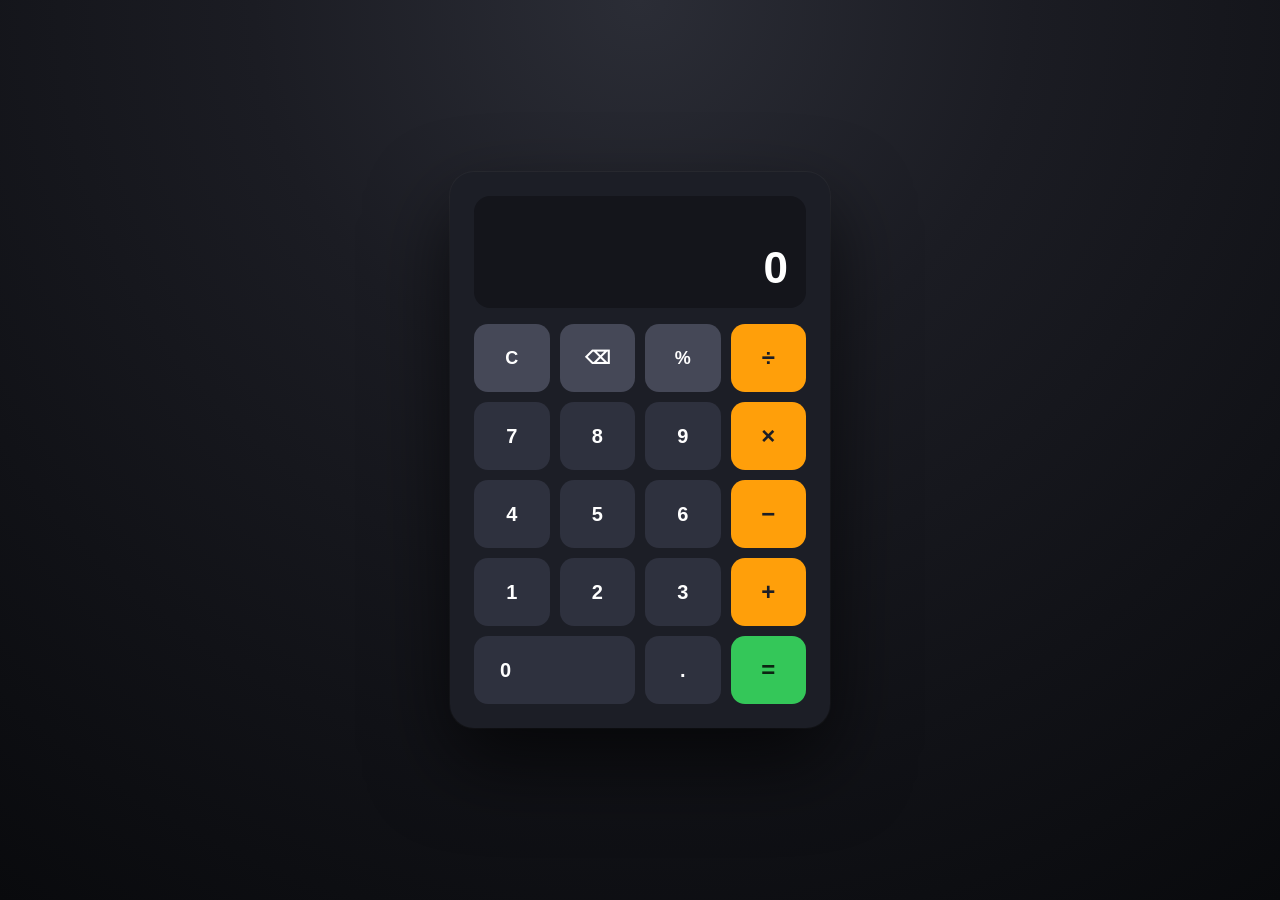
<file: Calculator/index.html>
<!DOCTYPE html>
<html lang="en">
<head>
<meta charset="UTF-8" />
<meta name="viewport" content="width=device-width, initial-scale=1.0, maximum-scale=1.0, user-scalable=no" />
<title>Calculator</title>
<link rel="stylesheet" href="styles.css" />
</head>
<body>
    
    
    <main class="calculator">
      


    <section class="display" aria-live="polite">
      <div class="expression" id="expression">&nbsp;</div>
      <div class="result" id="result">0</div>
    </section>


    <section class="keys" role="group" aria-label="Calculator keys">

      <button type="button" class="key key--util" data-action="clear">C</button>
      <button type="button" class="key key--util" data-action="backspace" aria-label="Backspace">⌫</button>
      <button type="button" class="key key--util" data-action="percent">%</button>
      <button type="button" class="key key--op" data-action="operator" data-op="/">÷</button>

      <button type="button" class="key key--num" data-action="number" data-num="7">7</button>
      <button type="button" class="key key--num" data-action="number" data-num="8">8</button>
      <button type="button" class="key key--num" data-action="number" data-num="9">9</button>
      <button type="button" class="key key--op" data-action="operator" data-op="*">×</button>

      <button type="button" class="key key--num" data-action="number" data-num="4">4</button>
      <button type="button" class="key key--num" data-action="number" data-num="5">5</button>
      <button type="button" class="key key--num" data-action="number" data-num="6">6</button>
      <button type="button" class="key key--op" data-action="operator" data-op="-">−</button>

      <button type="button" class="key key--num" data-action="number" data-num="1">1</button>
      <button type="button" class="key key--num" data-action="number" data-num="2">2</button>
      <button type="button" class="key key--num" data-action="number" data-num="3">3</button>
      <button type="button" class="key key--op" data-action="operator" data-op="+">+</button>

      <button type="button" class="key key--num key--wide" data-action="number" data-num="0">0</button>
      <button type="button" class="key key--num" data-action="decimal">.</button>
      <button type="button" class="key key--equals" data-action="equals">=</button>

    </section>

  </main>

<script src="script.js"></script>
</body>
</html>
</file>
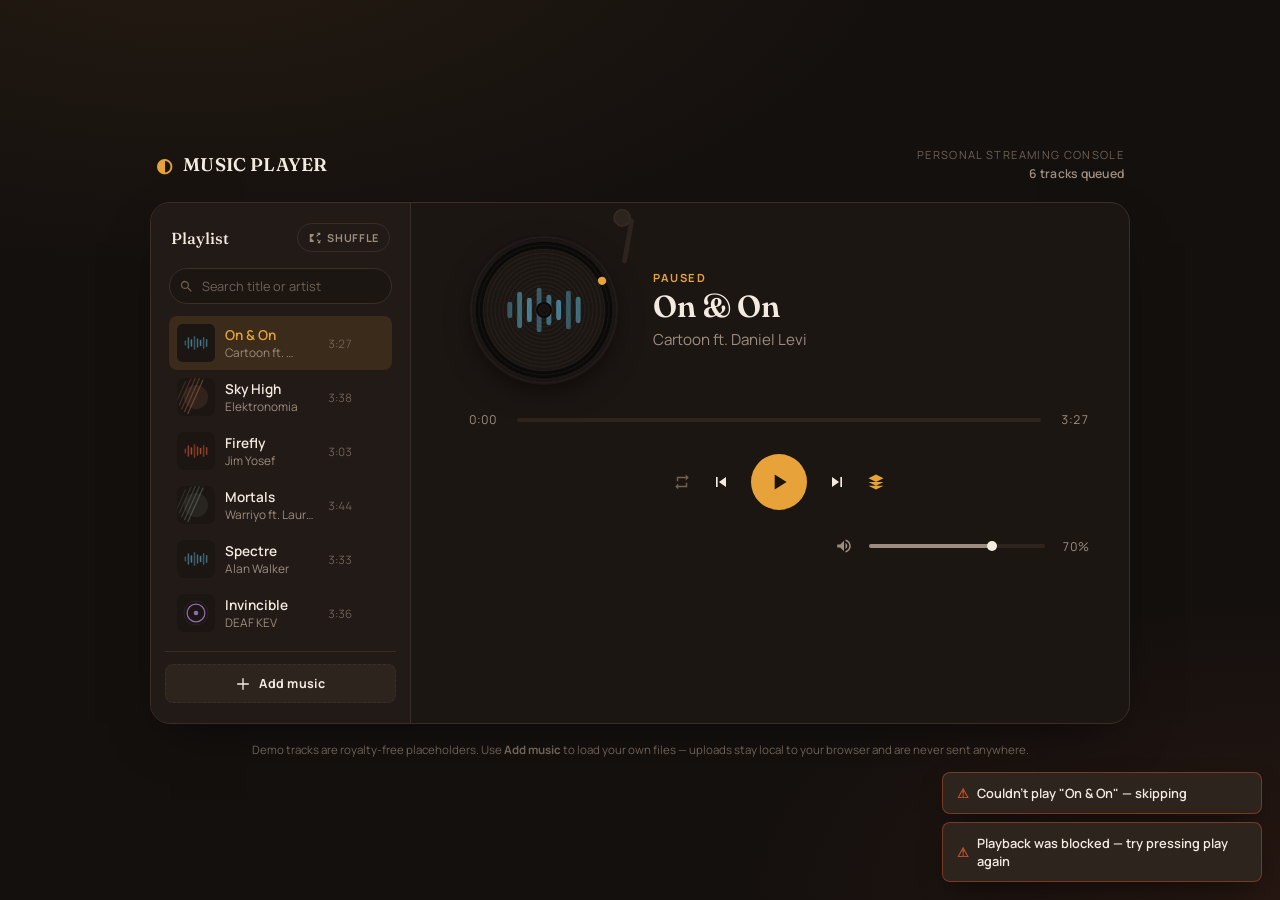
<file: CodeAlpha_Music player/index.html>
<!DOCTYPE html>
<html lang="en">
<head>
<meta charset="UTF-8">
<meta name="viewport" content="width=device-width, initial-scale=1.0">
<title>Late Groove — Player</title>
<link rel="preconnect" href="https://fonts.googleapis.com">
<link rel="preconnect" href="https://fonts.gstatic.com" crossorigin>
<link href="https://fonts.googleapis.com/css2?family=Fraunces:opsz,wght@9..144,400;9..144,500;9..144,600&family=Manrope:wght@400;500;600;700;800&display=swap" rel="stylesheet">
<link rel="stylesheet" href="style.css">
</head>
<body>

<div class="app">

  <!-- ===== Header ===== -->
  <header class="app-header">
    <div class="brand">
      <span class="brand-mark">◐</span>
      <span class="brand-name">MUSIC PLAYER</span>
    </div>
    <div class="header-meta">
      <span class="header-tagline">Personal streaming console</span>
      <span id="queueCount">0 tracks queued</span>
    </div>
  </header>

  <div class="layout">

    <!-- ===== Playlist Panel ===== -->
    <aside class="playlist-panel" id="playlistPanel">
      <div class="panel-heading">
        <h2>Playlist</h2>
        <button id="shuffleToggle" class="pill-btn" title="Shuffle playlist" aria-pressed="false">
          <svg viewBox="0 0 24 24" width="14" height="14"><path fill="currentColor" d="M17 3h4v4h-2V6.4l-3.6 3.6-1.4-1.4L17.6 5H16V3h1zm4 14v4h-4v-2h1.6l-3.4-3.4 1.4-1.4L20 17.6V16h2v1zM3 5h6l1.6 1.6-6 6L3 11V5zm0 14v-6l1.6-1.6 6 6L9 19H3z"/></svg>
          Shuffle
        </button>
      </div>

      <div class="search-row">
        <svg viewBox="0 0 24 24" width="15" height="15" class="search-icon"><path fill="currentColor" d="M15.5 14h-.79l-.28-.27a6.5 6.5 0 1 0-.7.7l.27.28v.79l5 4.99L20.49 19zm-6 0A4.5 4.5 0 1 1 14 9.5 4.5 4.5 0 0 1 9.5 14"/></svg>
        <input type="text" id="searchInput" placeholder="Search title or artist" autocomplete="off">
      </div>

      <ul id="playlist" class="playlist"></ul>

      <div class="panel-footer">
        <button id="addMusicBtn" class="add-music-btn">
          <svg viewBox="0 0 24 24" width="16" height="16"><path stroke="currentColor" stroke-width="2" stroke-linecap="round" d="M12 4v16m-8-8h16"/></svg>
          Add music
        </button>
        <input type="file" id="fileInput" accept="audio/*" multiple hidden>
      </div>

      <div class="drop-overlay" id="dropOverlay">
        <div class="drop-overlay-inner">
          <svg viewBox="0 0 24 24" width="26" height="26" fill="none" stroke="currentColor" stroke-width="1.6" stroke-linecap="round" stroke-linejoin="round"><path d="M12 16V4m0 0 4 4m-4-4L8 8M4 16v3a2 2 0 0 0 2 2h12a2 2 0 0 0 2-2v-3"/></svg>
          <span>Drop audio files to add them</span>
        </div>
      </div>
    </aside>

    <!-- ===== Now Playing / Player ===== -->
    <main class="player-panel">

      <div class="stage">
        <div class="record-wrap">
          <div id="tonearm" class="tonearm" aria-hidden="true">
            <svg viewBox="0 0 120 140" width="70" height="90">
              <circle cx="100" cy="20" r="14" fill="var(--surface-3)" stroke="var(--line)" stroke-width="2"/>
              <rect x="94" y="22" width="8" height="78" rx="4" fill="var(--surface-3)" transform="rotate(28 98 60)"/>
              <circle cx="34" cy="112" r="7" fill="var(--accent)"/>
            </svg>
          </div>
          <div id="disc" class="disc">
            <img id="albumArt" class="disc-art" src="" alt="Album art">
            <div class="disc-hole"></div>
            <div class="disc-sheen"></div>
          </div>
          <div class="disc-loader" id="discLoader" aria-hidden="true"></div>
        </div>

        <div class="track-info">
          <p class="eyebrow" id="trackEyebrow">Now Playing</p>
          <h1 id="trackTitle" class="track-title">—</h1>
          <p id="trackArtist" class="track-artist">—</p>
        </div>
      </div>

      <!-- Progress -->
      <div class="progress-row">
        <span id="currentTime" class="time">0:00</span>
        <div class="progress-track" id="progressTrack" role="slider" aria-label="Seek" tabindex="0"
             aria-valuemin="0" aria-valuemax="100" aria-valuenow="0">
          <div class="progress-buffer" id="progressBuffer"></div>
          <div class="progress-fill" id="progressFill"></div>
          <div class="progress-handle" id="progressHandle"></div>
        </div>
        <span id="duration" class="time">0:00</span>
      </div>

      <!-- Transport controls -->
      <div class="controls-row">
        <button id="repeatBtn" class="ctrl-btn ghost" title="Repeat" aria-pressed="false">
          <svg viewBox="0 0 24 24" width="18" height="18"><path fill="currentColor" d="M7 7h10v3l4-4-4-4v3H5v6h2V7zm10 10H7v-3l-4 4 4 4v-3h12v-6h-2v4z"/></svg>
        </button>

        <button id="prevBtn" class="ctrl-btn" title="Previous">
          <svg viewBox="0 0 24 24" width="20" height="20"><path fill="currentColor" d="M6 6h2v12H6zm3.5 6 8.5 6V6z"/></svg>
        </button>

        <button id="playBtn" class="ctrl-btn play-btn" title="Play">
          <svg id="playIcon" viewBox="0 0 24 24" width="26" height="26"><path fill="currentColor" d="M8 5v14l11-7z"/></svg>
          <svg id="pauseIcon" viewBox="0 0 24 24" width="26" height="26" style="display:none"><path fill="currentColor" d="M6 5h4v14H6zm8 0h4v14h-4z"/></svg>
        </button>

        <button id="nextBtn" class="ctrl-btn" title="Next">
          <svg viewBox="0 0 24 24" width="20" height="20"><path fill="currentColor" d="M16 6h2v12h-2zM6 6l8.5 6L6 18z"/></svg>
        </button>

        <button id="autoplayToggle" class="ctrl-btn ghost" title="Autoplay next track" aria-pressed="true">
          <svg viewBox="0 0 24 24" width="18" height="18"><path fill="currentColor" d="M12 2 2 7l10 5 10-5-10-5zM2 17l10 5 10-5M2 12l10 5 10-5"/></svg>
        </button>
      </div>

      <!-- Volume -->
      <div class="volume-row">
        <button id="muteBtn" class="icon-btn" title="Mute">
          <svg id="volIcon" viewBox="0 0 24 24" width="18" height="18"><path fill="currentColor" d="M3 10v4h4l5 5V5L7 10H3zm13.5 2A4.5 4.5 0 0 0 14 7.97v8.05A4.5 4.5 0 0 0 16.5 12zM14 3.23v2.06c2.89.86 5 3.54 5 6.71s-2.11 5.85-5 6.71v2.06c4.01-.91 7-4.49 7-8.77s-2.99-7.86-7-8.77z"/></svg>
        </button>
        <div class="volume-track" id="volumeTrack" role="slider" aria-label="Volume" tabindex="0"
             aria-valuemin="0" aria-valuemax="100" aria-valuenow="70">
          <div class="volume-fill" id="volumeFill"></div>
          <div class="volume-handle" id="volumeHandle"></div>
        </div>
        <span id="volumeLabel" class="time volume-label">70%</span>
      </div>

    </main>
  </div>

  <p class="footnote">Demo tracks are royalty-free placeholders. Use <strong>Add music</strong> to load your own files — uploads stay local to your browser and are never sent anywhere.</p>
</div>

<div id="toastContainer" class="toast-container" aria-live="polite" aria-atomic="true"></div>

<audio id="audio" preload="metadata"></audio>
<script src="script.js"></script>
</body>
</html>
</file>
<file: Calculator/styles.css>
/* ============================================
   RESET & BASE
   ============================================ */
* {
  box-sizing: border-box;
}

html,
body {
  height: 100%;
  margin: 0;
}

body {
  min-height: 100dvh;
  display: flex;
  align-items: center;
  justify-content: center;
  padding: 20px;

  /* Premium Matte Black Background */
  background: radial-gradient(
    circle at top,
    #2b2d36 0%,
    #1b1c23 35%,
    #111217 70%,
    #090a0d 100%
  );

  font-family: -apple-system, BlinkMacSystemFont, "Segoe UI", Roboto,
    Helvetica, Arial, sans-serif;

  -webkit-tap-highlight-color: transparent;
}

/* ============================================
   CALCULATOR CARD
   ============================================ */
.calculator {
  width: 100%;
  max-width: 340px;
  background: #1c1e26;
  border-radius: 24px;
  padding: 20px;

  box-shadow:
    0 35px 80px rgba(0, 0, 0, .65),
    0 0 0 1px rgba(255,255,255,.04);
}

/* ============================================
   DISPLAY
   ============================================ */
.display {
  background: #14151b;
  border-radius: 16px;
  padding: 22px 18px 16px;
  margin-bottom: 16px;
  text-align: right;
  overflow: hidden;
}

.expression {
  min-height: 20px;
  font-size: 15px;
  color: #7d8091;
  font-variant-numeric: tabular-nums;
  overflow-x: auto;
  white-space: nowrap;
  scrollbar-width: none;
}

.expression::-webkit-scrollbar {
  display: none;
}

.result {
  margin-top: 6px;
  font-size: clamp(32px, 9vw, 44px);
  font-weight: 600;
  color: #ffffff;
  font-variant-numeric: tabular-nums;
  line-height: 1.1;
  overflow-x: auto;
  white-space: nowrap;
  scrollbar-width: none;
}

.result::-webkit-scrollbar {
  display: none;
}

/* ============================================
   KEYPAD
   ============================================ */
.keys {
  display: grid;
  grid-template-columns: repeat(4, 1fr);
  gap: 10px;
}

.key {
  appearance: none;
  border: none;
  border-radius: 14px;
  height: 62px;
  width: 100%;
  font-size: 20px;
  font-weight: 600;
  font-family: inherit;
  cursor: pointer;
  color: #ffffff;
  background: #2e313e;
  transition: filter .1s ease, transform .06s ease;
  touch-action: manipulation;
}

.key:active {
  transform: scale(.96);
  filter: brightness(1.15);
}

.key:focus-visible {
  outline: 2px solid #6fb3ff;
  outline-offset: 2px;
}

.key--num {
  background: #2e313e;
}

.key--util {
  background: #454857;
  color: #ffffff;
  font-size: 18px;
}

.key--op {
  background: #ff9f0a;
  color: #1c1e26;
  font-size: 24px;
}

.key--op.is-active {
  background: #ffffff;
}

.key--equals {
  background: #34c759;
  color: #0c2412;
  font-size: 24px;
}

.key--wide {
  grid-column: span 2;
  width: 100%;
  text-align: left;
  padding-left: 26px;
}

/* ============================================
   RESPONSIVE
   ============================================ */
@media (max-width: 380px) {

  .calculator {
    padding: 16px;
    border-radius: 20px;
  }

  .key {
    height: 56px;
    font-size: 18px;
  }

  .key--op,
  .key--equals {
    font-size: 22px;
  }

}

@media (max-width: 320px) {

  .keys {
    gap: 8px;
  }

  .key {
    height: 50px;
    font-size: 16px;
  }

}

@media (min-width: 480px) {

  .calculator {
    max-width: 380px;
    padding: 24px;
  }

  .key {
    height: 68px;
  }

}

/* Landscape phones */

@media (max-height:480px) and (orientation:landscape) {

  body {
    padding: 10px;
  }

  .calculator {
    max-width: 420px;
    padding: 12px;
  }

  .display {
    padding: 12px 14px 10px;
    margin-bottom: 10px;
  }

  .result {
    font-size: clamp(24px,6vw,32px);
  }

  .key {
    height: 42px;
    font-size: 15px;
  }

}

@media (prefers-reduced-motion: reduce) {

  .key {
    transition: none;
  }

}
</file>
<file: CodeAlpha_Music player/style.css>
/* =========================================================
   Late Groove — Music Player
   Palette: warm vinyl-lounge, near-black ground, amber signal
   ========================================================= */

:root{
  --bg:            #14100E;
  --surface-1:     #1C1613;
  --surface-2:     #221A16;
  --surface-3:     #2E241E;
  --line:          #3A2E27;
  --accent:        #E7A339;   /* amber — vinyl label warmth   */
  --accent-2:      #C1502B;   /* burnt rust — secondary signal */
  --text-primary:  #F3EAE0;
  --text-muted:    #9C8D80;
  --text-faint:    #6E6156;
  --radius-lg: 20px;
  --radius-md: 12px;
  --radius-sm: 8px;
  --shadow-soft: 0 20px 50px -20px rgba(0,0,0,0.6);
  --font-display: 'Fraunces', serif;
  --font-body: 'Manrope', sans-serif;
}

*{ box-sizing: border-box; }

html, body{
  margin:0;
  padding:0;
  background: var(--bg);
  color: var(--text-primary);
  font-family: var(--font-body);
  -webkit-font-smoothing: antialiased;
}

body{
  min-height: 100vh;
  background:
    radial-gradient(1200px 600px at 15% -10%, rgba(231,163,57,0.08), transparent 60%),
    radial-gradient(900px 500px at 100% 100%, rgba(193,80,43,0.10), transparent 60%),
    var(--bg);
  display:flex;
  align-items:center;
  justify-content:center;
  padding: 32px 16px;
}

.app{
  width:100%;
  max-width: 980px;
}

/* ===== Header ===== */
.app-header{
  display:flex;
  align-items:center;
  justify-content:space-between;
  padding: 4px 6px 20px;
}

.brand{
  display:flex;
  align-items:center;
  gap:10px;
  font-family: var(--font-display);
  font-weight:600;
  font-size: 1.15rem;
  letter-spacing: 0.01em;
}

.brand-mark{
  color: var(--accent);
  font-size: 1.2rem;
}

.header-meta{
  display:flex;
  flex-direction:column;
  align-items:flex-end;
  gap: 3px;
  font-size: 0.78rem;
  color: var(--text-muted);
}

.header-tagline{
  font-size: 0.7rem;
  text-transform: uppercase;
  letter-spacing: 0.12em;
  color: var(--text-faint);
}

#queueCount{
  font-size: 0.76rem;
  font-weight:600;
  color: var(--text-muted);
  letter-spacing: 0.02em;
}

/* ===== Layout ===== */
.layout{
  display:grid;
  grid-template-columns: 260px 1fr;
  gap: 18px;
  background: var(--surface-1);
  border: 1px solid var(--line);
  border-radius: var(--radius-lg);
  box-shadow: var(--shadow-soft);
  overflow:hidden;
}

/* ===== Playlist Panel ===== */
.playlist-panel{
  background: var(--surface-2);
  border-right: 1px solid var(--line);
  padding: 20px 14px;
  display:flex;
  flex-direction:column;
  min-height: 520px;
  max-height: 640px;
  position: relative;
}

.search-row{
  position:relative;
  display:flex;
  align-items:center;
  margin: 2px 4px 12px;
}

.search-icon{
  position:absolute;
  left:10px;
  color: var(--text-faint);
  pointer-events:none;
}

.search-row input{
  width:100%;
  background: var(--surface-1);
  border: 1px solid var(--line);
  border-radius: 999px;
  color: var(--text-primary);
  font-family: var(--font-body);
  font-size: 0.8rem;
  padding: 8px 12px 8px 32px;
  transition: border-color .15s ease;
}
.search-row input::placeholder{ color: var(--text-faint); }
.search-row input:focus{
  outline:none;
  border-color: var(--accent);
}

.panel-footer{
  padding-top: 12px;
  margin-top: 8px;
  border-top: 1px solid var(--line);
}

.add-music-btn{
  width:100%;
  display:flex;
  align-items:center;
  justify-content:center;
  gap:8px;
  background: var(--surface-3);
  border: 1px dashed var(--line);
  color: var(--text-primary);
  font-family: var(--font-body);
  font-weight:700;
  font-size: 0.78rem;
  letter-spacing:0.02em;
  padding: 10px 12px;
  border-radius: var(--radius-sm);
  cursor:pointer;
  transition: all .15s ease;
}
.add-music-btn:hover{
  border-color: var(--accent);
  color: var(--accent);
  background: rgba(231,163,57,0.08);
}

.drop-overlay{
  position:absolute;
  inset:0;
  background: rgba(20,16,14,0.92);
  border: 2px dashed var(--accent);
  border-radius: var(--radius-lg);
  display:none;
  align-items:center;
  justify-content:center;
  z-index: 10;
  pointer-events:none;
}
.playlist-panel.drag-active .drop-overlay{ display:flex; }

.drop-overlay-inner{
  display:flex;
  flex-direction:column;
  align-items:center;
  gap:10px;
  color: var(--accent);
  font-size: 0.85rem;
  font-weight:700;
  text-align:center;
  padding: 0 20px;
}

.panel-heading{
  display:flex;
  align-items:center;
  justify-content:space-between;
  padding: 0 6px 14px;
}

.panel-heading h2{
  font-family: var(--font-display);
  font-size: 1rem;
  font-weight:500;
  margin:0;
  color: var(--text-primary);
}

.pill-btn{
  display:flex;
  align-items:center;
  gap:5px;
  background: transparent;
  border: 1px solid var(--line);
  color: var(--text-muted);
  font-family: var(--font-body);
  font-size: 0.68rem;
  font-weight:700;
  text-transform:uppercase;
  letter-spacing:0.06em;
  padding: 6px 10px;
  border-radius: 999px;
  cursor:pointer;
  transition: all .15s ease;
}
.pill-btn:hover{ border-color: var(--accent); color: var(--accent); }
.pill-btn[aria-pressed="true"]{
  background: var(--accent);
  border-color: var(--accent);
  color: #1C1305;
}

.playlist{
  list-style:none;
  margin:0;
  padding:0 4px;
  overflow-y:auto;
  flex:1;
  scrollbar-width: thin;
  scrollbar-color: var(--surface-3) transparent;
}
.playlist::-webkit-scrollbar{ width:6px; }
.playlist::-webkit-scrollbar-thumb{ background: var(--surface-3); border-radius: 4px; }

.track-item{
  display:flex;
  align-items:center;
  gap:10px;
  padding: 8px 8px;
  border-radius: var(--radius-sm);
  cursor:pointer;
  transition: background .12s ease;
  position:relative;
}
.track-item:hover{ background: var(--surface-3); }
.track-item.active{ background: rgba(231,163,57,0.12); }

.track-thumb{
  width:38px;
  height:38px;
  border-radius: 6px;
  object-fit:cover;
  flex-shrink:0;
  background: var(--surface-3);
}

.track-meta{ min-width:0; flex:1; }
.track-name{
  font-size: 0.85rem;
  font-weight:600;
  color: var(--text-primary);
  white-space:nowrap;
  overflow:hidden;
  text-overflow:ellipsis;
}
.track-artist-sm{
  font-size: 0.74rem;
  color: var(--text-muted);
  white-space:nowrap;
  overflow:hidden;
  text-overflow:ellipsis;
}

.track-dur{
  font-size: 0.72rem;
  color: var(--text-faint);
  flex-shrink:0;
  font-variant-numeric: tabular-nums;
}

.track-item.active .track-name{ color: var(--accent); }

.track-remove{
  display:flex;
  align-items:center;
  justify-content:center;
  width:22px;
  height:22px;
  border-radius:50%;
  background:transparent;
  border:none;
  color: var(--text-faint);
  opacity:0;
  flex-shrink:0;
  cursor:pointer;
  transition: opacity .12s ease, background .12s ease, color .12s ease;
}
.track-item:hover .track-remove,
.track-item:focus-within .track-remove{ opacity:1; }
.track-remove:hover{ background: rgba(193,80,43,0.18); color: var(--accent-2); }

.upload-badge{
  font-size: 0.58rem;
  text-transform:uppercase;
  letter-spacing:0.06em;
  color: var(--accent);
  border: 1px solid rgba(231,163,57,0.4);
  border-radius: 4px;
  padding: 1px 4px;
  flex-shrink:0;
}

.list-empty-state{
  text-align:center;
  padding: 30px 14px;
  color: var(--text-faint);
  font-size: 0.82rem;
  line-height:1.5;
}
.list-empty-state strong{ color: var(--text-muted); display:block; margin-bottom:4px; }

.eq-bars{
  display:none;
  align-items:flex-end;
  gap:2px;
  height:12px;
  margin-right:2px;
}
.track-item.active .eq-bars{ display:flex; }
.eq-bars span{
  width:2.5px;
  background: var(--accent);
  border-radius:1px;
  animation: eqbounce 0.9s ease-in-out infinite;
}
.eq-bars span:nth-child(1){ animation-delay: -0.6s; }
.eq-bars span:nth-child(2){ animation-delay: -0.3s; }
.eq-bars span:nth-child(3){ animation-delay: 0s; }
@keyframes eqbounce{
  0%, 100%{ height:3px; }
  50%{ height:12px; }
}
.playlist-panel.paused .eq-bars span{ animation-play-state: paused; }

/* ===== Player Panel ===== */
.player-panel{
  padding: 32px 40px 28px;
  display:flex;
  flex-direction:column;
  align-items:center;
  gap: 26px;
}

.stage{
  display:flex;
  align-items:center;
  gap: 34px;
  width:100%;
}

.record-wrap{
  position:relative;
  width:150px;
  height:150px;
  flex-shrink:0;
}

.tonearm{
  position:absolute;
  top:-46px;
  right:-14px;
  transform-origin: 100px 20px;
  transform: rotate(-18deg);
  transition: transform .4s cubic-bezier(.4,0,.2,1);
  z-index:3;
}
.tonearm.playing{ transform: rotate(6deg); }

.disc{
  width:150px;
  height:150px;
  border-radius:50%;
  position:relative;
  background: #0c0a09;
  box-shadow: 0 10px 30px -8px rgba(0,0,0,0.7), inset 0 0 0 6px #1a1512;
  animation: spin 8s linear infinite;
  animation-play-state: paused;
  overflow:hidden;
}
.disc.spinning{ animation-play-state: running; }

.disc-art{
  position:absolute;
  inset:14px;
  width: calc(100% - 28px);
  height: calc(100% - 28px);
  border-radius:50%;
  object-fit:cover;
}

.disc-hole{
  position:absolute;
  top:50%; left:50%;
  width:12px; height:12px;
  background: var(--bg);
  border-radius:50%;
  transform: translate(-50%,-50%);
  box-shadow: 0 0 0 2px #0c0a09;
}

.disc-sheen{
  position:absolute;
  inset:0;
  border-radius:50%;
  background: repeating-radial-gradient(circle at center, rgba(255,255,255,0.03) 0px, rgba(255,255,255,0.03) 1px, transparent 2px, transparent 4px);
  pointer-events:none;
}

.disc-loader{
  position:absolute;
  top:0; left:0;
  width:150px;
  height:150px;
  border-radius:50%;
  border: 3px solid rgba(231,163,57,0.15);
  border-top-color: var(--accent);
  opacity:0;
  pointer-events:none;
  transition: opacity .15s ease;
}
.disc-loader.visible{
  opacity:1;
  animation: discloaderspin 0.9s linear infinite;
}
@keyframes discloaderspin{ to{ transform: rotate(360deg); } }

@keyframes spin{
  from{ transform: rotate(0deg); }
  to{ transform: rotate(360deg); }
}

.track-info{ min-width:0; flex:1; }

.eyebrow{
  margin:0 0 4px;
  font-size: 0.7rem;
  text-transform:uppercase;
  letter-spacing:0.14em;
  color: var(--accent);
  font-weight:700;
}

.track-title{
  font-family: var(--font-display);
  font-size: 1.9rem;
  font-weight:600;
  margin: 0 0 6px;
  line-height:1.15;
  color: var(--text-primary);
  overflow:hidden;
  text-overflow:ellipsis;
  white-space:nowrap;
}

.track-artist{
  margin:0;
  font-size: 0.95rem;
  color: var(--text-muted);
}

/* ===== Progress ===== */
.progress-row{
  width:100%;
  display:flex;
  align-items:center;
  gap: 12px;
}

.time{
  font-variant-numeric: tabular-nums;
  font-size: 0.76rem;
  color: var(--text-muted);
  width: 36px;
  flex-shrink:0;
}
#duration{ text-align:right; }

.progress-track{
  position:relative;
  flex:1;
  height: 14px;
  display:flex;
  align-items:center;
  cursor:pointer;
}
.progress-track::before{
  content:"";
  position:absolute;
  left:0; right:0;
  height:4px;
  border-radius:2px;
  background: var(--surface-3);
}
.progress-buffer{
  position:absolute;
  height:4px;
  border-radius:2px;
  background: rgba(255,255,255,0.08);
  width:0%;
}
.progress-fill{
  position:absolute;
  height:4px;
  border-radius:2px;
  background: linear-gradient(90deg, var(--accent-2), var(--accent));
  width:0%;
}
.progress-handle{
  position:absolute;
  width:12px; height:12px;
  border-radius:50%;
  background: var(--accent);
  left:0%;
  transform: translateX(-50%);
  box-shadow: 0 0 0 4px rgba(231,163,57,0.18);
  opacity:0;
  transition: opacity .15s ease;
}
.progress-track:hover .progress-handle{ opacity:1; }

/* ===== Controls ===== */
.controls-row{
  display:flex;
  align-items:center;
  justify-content:center;
  gap: 20px;
}

.ctrl-btn{
  background: transparent;
  border:none;
  color: var(--text-primary);
  cursor:pointer;
  display:flex;
  align-items:center;
  justify-content:center;
  padding:0;
  transition: color .15s ease, transform .1s ease;
}
.ctrl-btn:hover{ color: var(--accent); transform: translateY(-1px); }
.ctrl-btn:active{ transform: translateY(0); }

.ctrl-btn.ghost{ color: var(--text-faint); }
.ctrl-btn.ghost[aria-pressed="true"]{ color: var(--accent); }

.play-btn{
  width:56px;
  height:56px;
  border-radius:50%;
  background: var(--accent);
  color:#1C1305;
}
.play-btn:hover{
  background: #f0b355;
  color:#1C1305;
  transform: translateY(-1px) scale(1.03);
}

/* ===== Volume ===== */
.volume-row{
  display:flex;
  align-items:center;
  gap:10px;
  width:100%;
  max-width: 260px;
  align-self:flex-end;
}

.icon-btn{
  background:transparent;
  border:none;
  color: var(--text-muted);
  cursor:pointer;
  display:flex;
  align-items:center;
}
.icon-btn:hover{ color: var(--accent); }

.volume-track{
  position:relative;
  flex:1;
  height:14px;
  display:flex;
  align-items:center;
  cursor:pointer;
}
.volume-track::before{
  content:"";
  position:absolute;
  left:0; right:0;
  height:4px;
  border-radius:2px;
  background: var(--surface-3);
}
.volume-fill{
  position:absolute;
  height:4px;
  border-radius:2px;
  background: var(--text-muted);
  width:70%;
}
.volume-handle{
  position:absolute;
  width:10px; height:10px;
  border-radius:50%;
  background: var(--text-primary);
  left:70%;
  transform: translateX(-50%);
}

.volume-label{
  width:34px;
  text-align:right;
}

/* ===== Footnote ===== */
.footnote{
  text-align:center;
  font-size: 0.72rem;
  color: var(--text-faint);
  margin: 18px 4px 0;
}
.footnote code{
  background: var(--surface-2);
  padding: 1px 5px;
  border-radius: 4px;
  color: var(--text-muted);
}

/* ===== Responsive ===== */
@media (max-width: 760px){
  .layout{ grid-template-columns: 1fr; }
  .playlist-panel{ border-right:none; border-bottom:1px solid var(--line); max-height: 340px; }
  .player-panel{ padding: 26px 20px 24px; }
  .stage{ flex-direction:column; text-align:center; gap:18px; }
  .track-title{ white-space:normal; font-size: 1.5rem; }
  .volume-row{ max-width:none; align-self:stretch; }
  .record-wrap{ width:130px; height:130px; }
  .disc, .disc-art{ width:130px; height:130px; }
}

/* ===== Disabled states ===== */
.ctrl-btn:disabled,
.pill-btn:disabled,
.icon-btn:disabled{
  opacity: 0.32;
  cursor: not-allowed;
  pointer-events: none;
}
.progress-track.disabled,
.volume-track.disabled{
  opacity: 0.4;
  pointer-events: none;
}

/* ===== Toast notifications ===== */
.toast-container{
  position: fixed;
  right: 18px;
  bottom: 18px;
  display:flex;
  flex-direction:column;
  gap:8px;
  z-index: 100;
  max-width: min(320px, calc(100vw - 36px));
}

.toast{
  background: var(--surface-3);
  border: 1px solid var(--line);
  color: var(--text-primary);
  font-size: 0.8rem;
  font-weight:600;
  padding: 11px 14px;
  border-radius: var(--radius-sm);
  box-shadow: 0 12px 30px -10px rgba(0,0,0,0.6);
  animation: toast-in .2s ease;
  display:flex;
  align-items:center;
  gap:8px;
}
.toast.error{ border-color: rgba(193,80,43,0.5); }
.toast.error::before{ content:"⚠"; color: var(--accent-2); }
.toast.success::before{ content:"♪"; color: var(--accent); }

.toast.leaving{ animation: toast-out .18s ease forwards; }

@keyframes toast-in{
  from{ opacity:0; transform: translateY(8px); }
  to{ opacity:1; transform: translateY(0); }
}
@keyframes toast-out{
  to{ opacity:0; transform: translateY(6px); }
}

/* ===== Accessibility ===== */
button:focus-visible,
[role="slider"]:focus-visible{
  outline: 2px solid var(--accent);
  outline-offset: 2px;
  border-radius: 4px;
}

@media (prefers-reduced-motion: reduce){
  .disc{ animation: none !important; }
  .eq-bars span{ animation: none !important; }
  .tonearm{ transition:none; }
}
</file>
